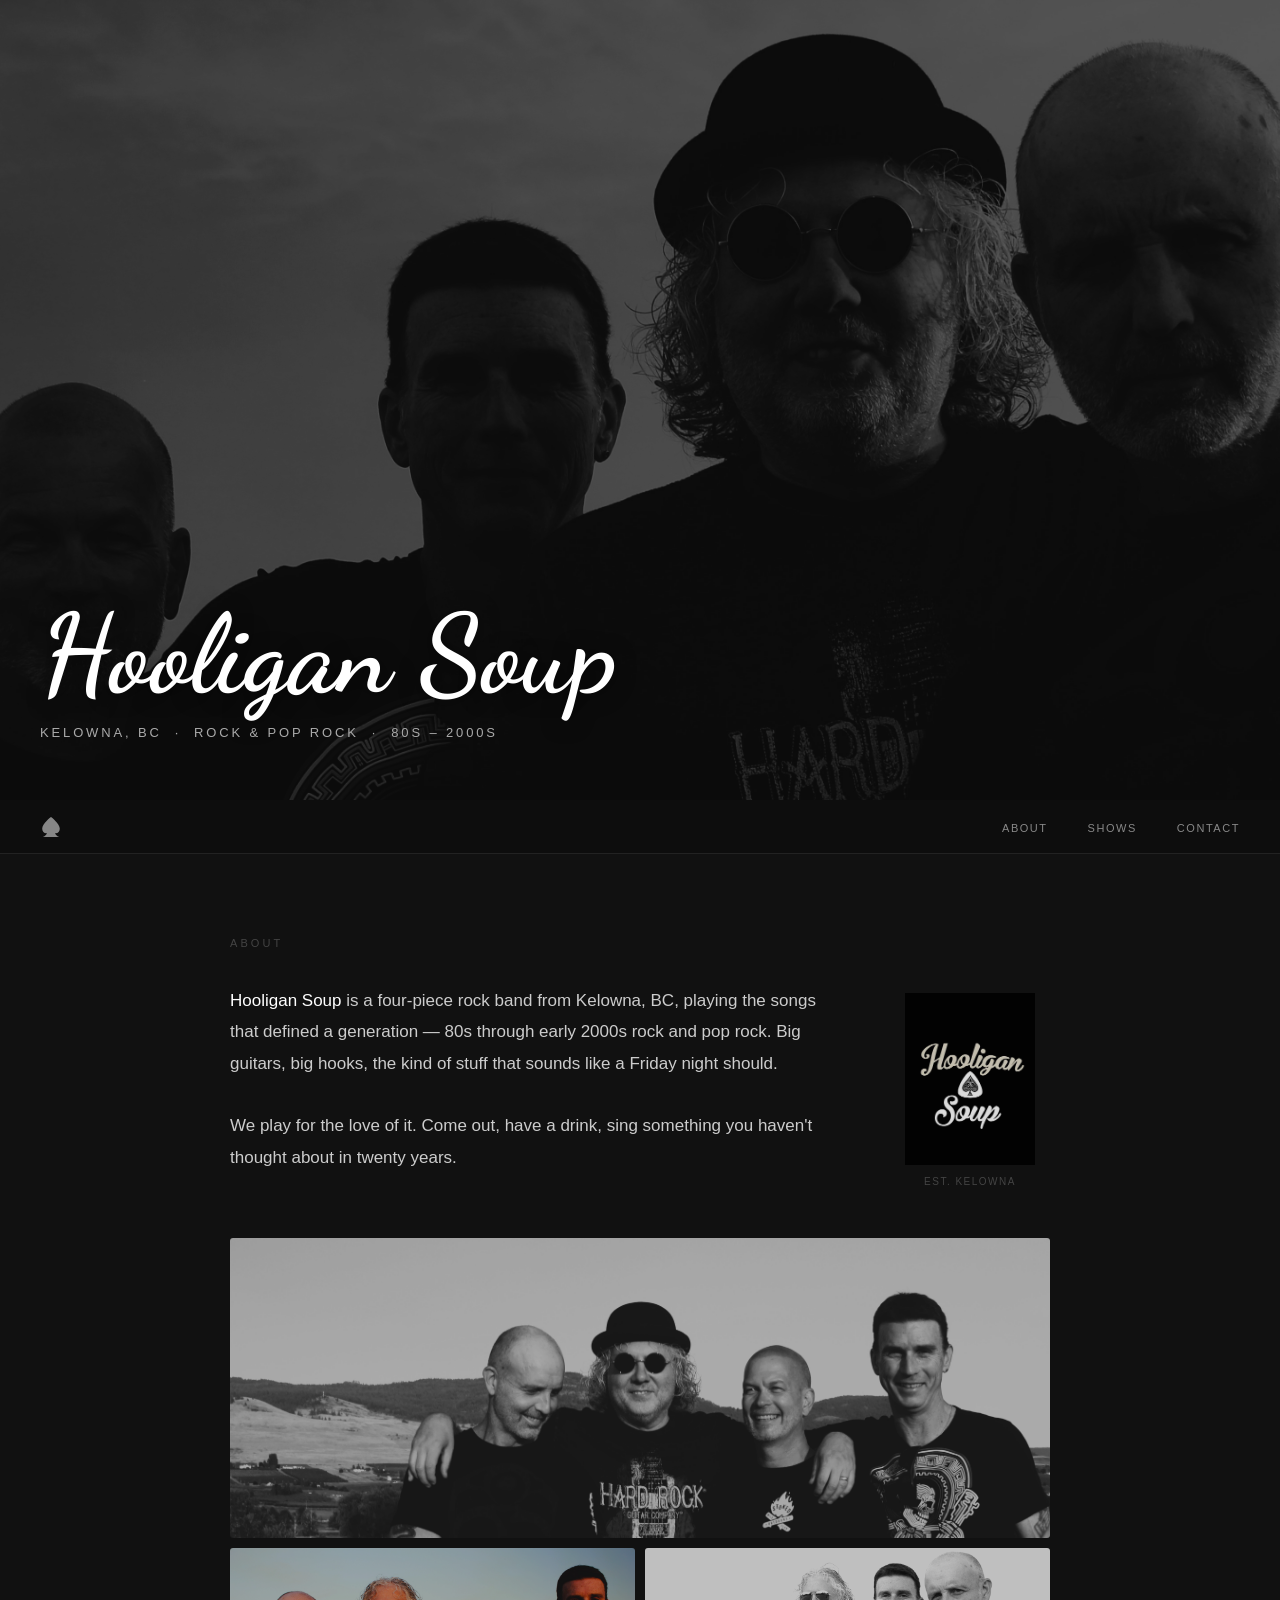
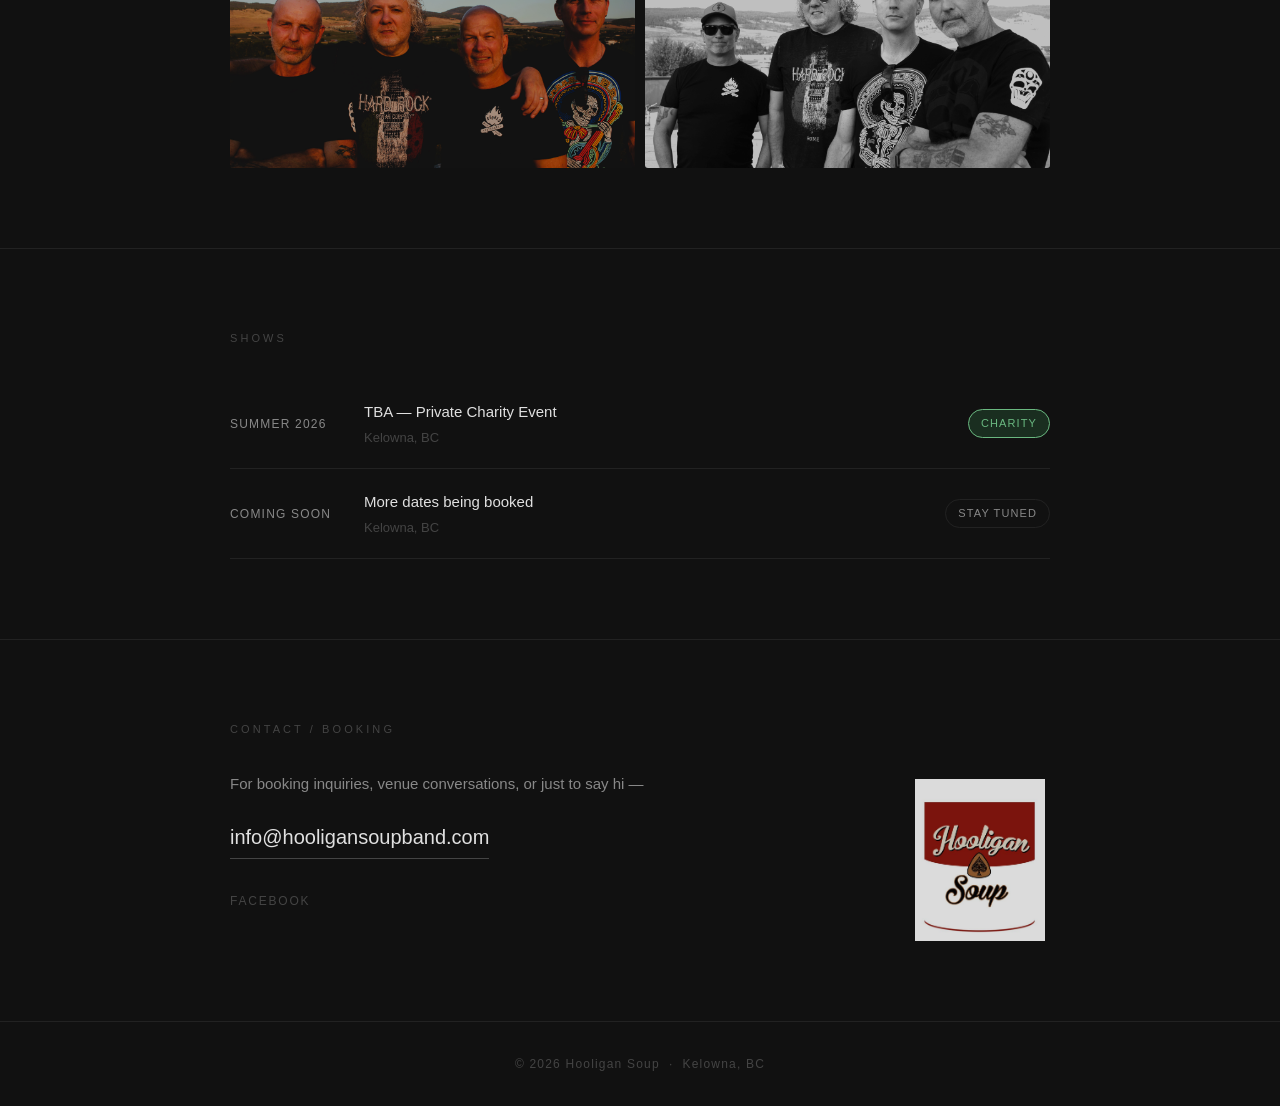
<file: index.html>
<!DOCTYPE html>
<html lang="en"><head>
<meta http-equiv="content-type" content="text/html; charset=UTF-8">
  <meta charset="UTF-8">
  <meta name="viewport" content="width=device-width, initial-scale=1.0">
  <title>Hooligan Soup — Kelowna, BC</title>
  <!-- Cloudflare Web Analytics -->
  <script type="module" src="https://static.cloudflareinsights.com/beacon.min.js" data-cf-beacon='{"token": "276e3360cf7344469454dda7e3cd562b"}'></script>
  <!-- End Cloudflare Web Analytics -->
  <meta name="description" content="Hooligan Soup — Rock and pop rock covers from the 80s through 2000s. Based in Kelowna, BC.">
  <link href="css2.css" rel="stylesheet">
  <style>
    *, *::before, *::after { margin: 0; padding: 0; box-sizing: border-box; }

    :root {
      --bg:        #111111;
      --bg-mid:    #161616;
      --bg-nav:    #0d0d0d;
      --border:    #222222;
      --text:      #e0e0e0;
      --muted:     #888888;
      --faint:     #444444;
      --accent:    #6ab880;
      --accent-bg: #1a2e20;
      --white:     #ffffff;
    }

    html { scroll-behavior: smooth; }

    body {
      background: var(--bg);
      color: var(--text);
      font-family: -apple-system, BlinkMacSystemFont, 'Segoe UI', Helvetica, Arial, sans-serif;
      font-size: 16px;
      line-height: 1.7;
    }

    /* ── HERO ── */
    .hero {
      position: relative;
      width: 100%;
      height: 100vh;
      min-height: 520px;
      max-height: 800px;
      overflow: hidden;
      display: flex;
      align-items: flex-end;
    }
    .hero img {
      position: absolute;
      inset: 0;
      width: 100%;
      height: 100%;
      object-fit: cover;
      object-position: center 20%;
      filter: brightness(0.38);
    }
    .hero-content {
      position: relative;
      z-index: 2;
      padding: 0 2.5rem 3.5rem;
    }
    .hero-title {
      font-family: 'Dancing Script', cursive;
      font-size: clamp(52px, 10vw, 110px);
      font-weight: 700;
      color: var(--white);
      line-height: 1;
      text-shadow: 0 2px 20px rgba(0,0,0,0.5);
    }
    .hero-sub {
      font-size: 13px;
      letter-spacing: 0.22em;
      color: #aaaaaa;
      margin-top: 12px;
      text-transform: uppercase;
    }

    /* ── NAV ── */
    nav {
      position: sticky;
      top: 0;
      z-index: 100;
      background: var(--bg-nav);
      border-bottom: 1px solid var(--border);
      display: flex;
      justify-content: space-between;
      align-items: center;
      padding: 0 2.5rem;
      height: 54px;
    }
    .nav-logo {
      display: flex;
      align-items: center;
      opacity: 0.5;
      transition: opacity 0.2s;
      text-decoration: none;
    }
    .nav-logo:hover { opacity: 0.9; }
    .nav-links {
      display: flex;
      gap: 2.5rem;
      list-style: none;
    }
    .nav-links a {
      font-size: 11px;
      letter-spacing: 0.14em;
      color: var(--muted);
      text-decoration: none;
      text-transform: uppercase;
      transition: color 0.2s;
    }
    .nav-links a:hover { color: var(--white); }

    /* ── SECTIONS ── */
    section {
      padding: 5rem 2.5rem;
      border-bottom: 1px solid var(--border);
    }
    .inner {
      max-width: 820px;
      margin: 0 auto;
    }
    .section-label {
      font-size: 11px;
      letter-spacing: 0.28em;
      color: var(--faint);
      text-transform: uppercase;
      margin-bottom: 2rem;
    }

    /* ── ABOUT ── */
    .about-text {
      font-size: 17px;
      line-height: 1.85;
      color: #cccccc;
      max-width: 640px;
    }
    .about-text strong { color: var(--white); font-weight: 500; }

    .photo-grid {
      display: grid;
      grid-template-columns: 1fr 1fr;
      gap: 10px;
      margin-top: 3rem;
    }
    .photo-grid img {
      width: 100%;
      height: 220px;
      object-fit: cover;
      object-position: center 15%;
      border-radius: 3px;
      filter: brightness(0.75);
      transition: filter 0.3s;
    }
    .photo-grid img:hover { filter: brightness(0.9); }
    .photo-grid img:first-child {
      grid-column: 1 / -1;
      height: 300px;
      object-position: center 66%;
    }

    .about-layout {
      display: grid;
      grid-template-columns: 1fr 160px;
      gap: 3rem;
      align-items: start;
    }
    .can-wrap {
      display: flex;
      flex-direction: column;
      align-items: center;
      gap: 8px;
      padding-top: 0.5rem;
    }
    .can-wrap img {
      width: 130px;
      height: auto;
      opacity: 0.85;
      transition: opacity 0.3s;
    }
    .can-wrap img:hover { opacity: 1; }
    .can-label {
      font-size: 10px;
      letter-spacing: 0.15em;
      color: var(--faint);
      text-transform: uppercase;
      text-align: center;
      display: block;
      width: 100%;
    }
    /* ── SHOWS ── */
    .show-item {
      display: grid;
      grid-template-columns: 110px 1fr auto;
      align-items: center;
      gap: 1.5rem;
      padding: 1.2rem 0;
      border-bottom: 1px solid var(--border);
    }
    .show-item:first-child { border-top: 1px solid var(--border); }
    .show-date {
      font-size: 12px;
      letter-spacing: 0.1em;
      color: var(--muted);
      text-transform: uppercase;
    }
    .show-venue {
      font-size: 15px;
      color: var(--text);
      font-weight: 500;
    }
    .show-location {
      font-size: 13px;
      color: var(--faint);
      margin-top: 3px;
    }
    .show-tag {
      font-size: 11px;
      letter-spacing: 0.1em;
      padding: 4px 12px;
      border-radius: 20px;
      text-transform: uppercase;
      white-space: nowrap;
      border: 1px solid var(--border);
      color: var(--muted);
    }
    .show-tag.charity {
      border-color: var(--accent);
      color: var(--accent);
      background: var(--accent-bg);
    }

    /* ── CONTACT ── */
    .contact-intro {
      font-size: 15px;
      color: var(--muted);
      margin-bottom: 1.5rem;
    }
    .contact-email {
      display: inline-block;
      font-size: 20px;
      color: var(--text);
      font-weight: 500;
      text-decoration: none;
      border-bottom: 1px solid var(--faint);
      padding-bottom: 4px;
      transition: color 0.2s, border-color 0.2s;
    }
    .contact-email:hover {
      color: var(--white);
      border-color: var(--muted);
    }
    .social-row {
      display: flex;
      gap: 2rem;
      margin-top: 2rem;
    }
    .social-row a {
      font-size: 12px;
      letter-spacing: 0.15em;
      color: var(--faint);
      text-decoration: none;
      text-transform: uppercase;
      transition: color 0.2s;
    }
    .social-row a:hover { color: var(--muted); }

    .contact-layout {
      display: grid;
      grid-template-columns: 1fr 140px;
      gap: 3rem;
      align-items: start;
    }

    /* ── FOOTER ── */
    footer {
      padding: 2rem 2.5rem;
      text-align: center;
      font-size: 12px;
      color: var(--faint);
      letter-spacing: 0.1em;
    }

    /* ── RESPONSIVE ── */

    /* Safari iOS vh fix */
    @supports (-webkit-touch-callout: none) {
      .hero { height: -webkit-fill-available; }
    }

    @media (max-width: 768px) {
      .hero {
        height: 42vw;
        min-height: 220px;
        max-height: 320px;
      }
      .hero img { object-position: center 35%; }
      .hero-title { font-size: clamp(38px, 10vw, 64px); }
      .hero-sub { font-size: 11px; letter-spacing: 0.14em; }
      .hero-content { padding: 0 1.25rem 2rem; }

      nav { padding: 0 1.25rem; height: 48px; }
      .nav-links { gap: 1.25rem; }
      .nav-links a { font-size: 10px; }

      section { padding: 3rem 1.25rem; }
      .inner { max-width: 100%; }

      .about-layout {
        grid-template-columns: 1fr;
        gap: 2rem;
      }
      .can-wrap {
        flex-direction: row;
        justify-content: flex-start;
        align-items: center;
        gap: 1rem;
      }
      .can-wrap img { width: 80px; }

      .about-text { font-size: 15px; }

      .photo-grid { grid-template-columns: 1fr; gap: 8px; }
      .photo-grid img { height: 200px; }
      .photo-grid img:first-child { height: 200px; }

      .show-item {
        grid-template-columns: 1fr;
        gap: 0.4rem;
        padding: 1rem 0;
      }
      .show-tag { align-self: flex-start; margin-top: 0.25rem; }

      .contact-layout { grid-template-columns: 1fr; gap: 2rem; }
      .contact-email { font-size: 15px; word-break: break-all; }
      footer { padding: 1.5rem 1.25rem; }
    }

    @media (max-width: 400px) {
      .hero-title { font-size: 34px; }
      .nav-links { gap: 0.9rem; }
      .contact-email { font-size: 13px; }
    }
  </style>
</head>
<body>

  <!-- HERO -->
  <div class="hero">
    <img src="images/gorilla.jpg" alt="Hooligan Soup">
    <div class="hero-content">
      <h1 class="hero-title">Hooligan Soup</h1>
      <p class="hero-sub">Kelowna, BC &nbsp;·&nbsp; Rock &amp; Pop Rock &nbsp;·&nbsp; 80s – 2000s</p>
    </div>
  </div>

  <!-- NAV -->
  <nav>
    <a class="nav-logo" href="#">
      <svg width="22" height="22" viewBox="0 0 100 100" fill="white" xmlns="http://www.w3.org/2000/svg">
        <path d="M50 5 C50 5 10 35 10 58 C10 72 20 80 32 78 C28 86 22 92 12 95 L88 95 C78 92 72 86 68 78 C80 80 90 72 90 58 C90 35 50 5 50 5Z"/>
      </svg>
    </a>
    <ul class="nav-links">
      <li><a href="#about">About</a></li>
      <li><a href="#shows">Shows</a></li>
      <li><a href="#contact">Contact</a></li>
    </ul>
  </nav>

  <!-- ABOUT -->
  <section id="about">
    <div class="inner">
      <div class="section-label">About</div>
      <div class="about-layout">
        <p class="about-text">
          <strong>Hooligan Soup</strong> is a four-piece rock band from Kelowna, BC, playing the songs
          that defined a generation — 80s through early 2000s rock and pop rock. Big guitars, big hooks,
          the kind of stuff that sounds like a Friday night should.
          <br><br>
          We play for the love of it. Come out, have a drink, sing something you haven't
          thought about in twenty years.
        </p>
        <div class="can-wrap">
          <img src="images/modpodge.jpg" alt="Hooligan Soup logo">
          <span class="can-label">Est. Kelowna</span>
        </div>
      </div>
      <div class="photo-grid">
        <img src="images/elmers.jpg" alt="Hooligan Soup">
        <img src="images/krazy.jpg" alt="Hooligan Soup golden hour">
        <img src="images/loctite.jpg" alt="Hooligan Soup rooftop">
      </div>
    </div>
  </section>

  <!-- SHOWS -->
  <section id="shows">
    <div class="inner">
      <div class="section-label">Shows</div>
      <div class="show-item">
        <div class="show-date">Summer 2026</div>
        <div>
          <div class="show-venue">TBA — Private Charity Event</div>
          <div class="show-location">Kelowna, BC</div>
        </div>
        <div class="show-tag charity">Charity</div>
      </div>
      <div class="show-item">
        <div class="show-date">Coming Soon</div>
        <div>
          <div class="show-venue">More dates being booked</div>
          <div class="show-location">Kelowna, BC</div>
        </div>
        <div class="show-tag">Stay tuned</div>
      </div>
    </div>
  </section>

  <!-- CONTACT -->
  <section id="contact">
    <div class="inner">
      <div class="section-label">Contact / Booking</div>
      <div class="contact-layout">
        <div>
          <p class="contact-intro">For booking inquiries, venue conversations, or just to say hi —</p>
          <a class="contact-email" href="mailto:info@hooligansoupband.com">info@hooligansoupband.com</a>
          <div class="social-row">
            <a href="https://www.facebook.com/hooligansoupband" target="_blank" rel="noopener">Facebook</a>
          </div>
        </div>
        <div class="can-wrap">
          <img src="images/superglue.jpg" alt="Hooligan Soup">
        </div>
      </div>
    </div>
  </section>

  <footer>
    © 2026 Hooligan Soup &nbsp;·&nbsp; Kelowna, BC
  </footer>



</body></html>
</file>
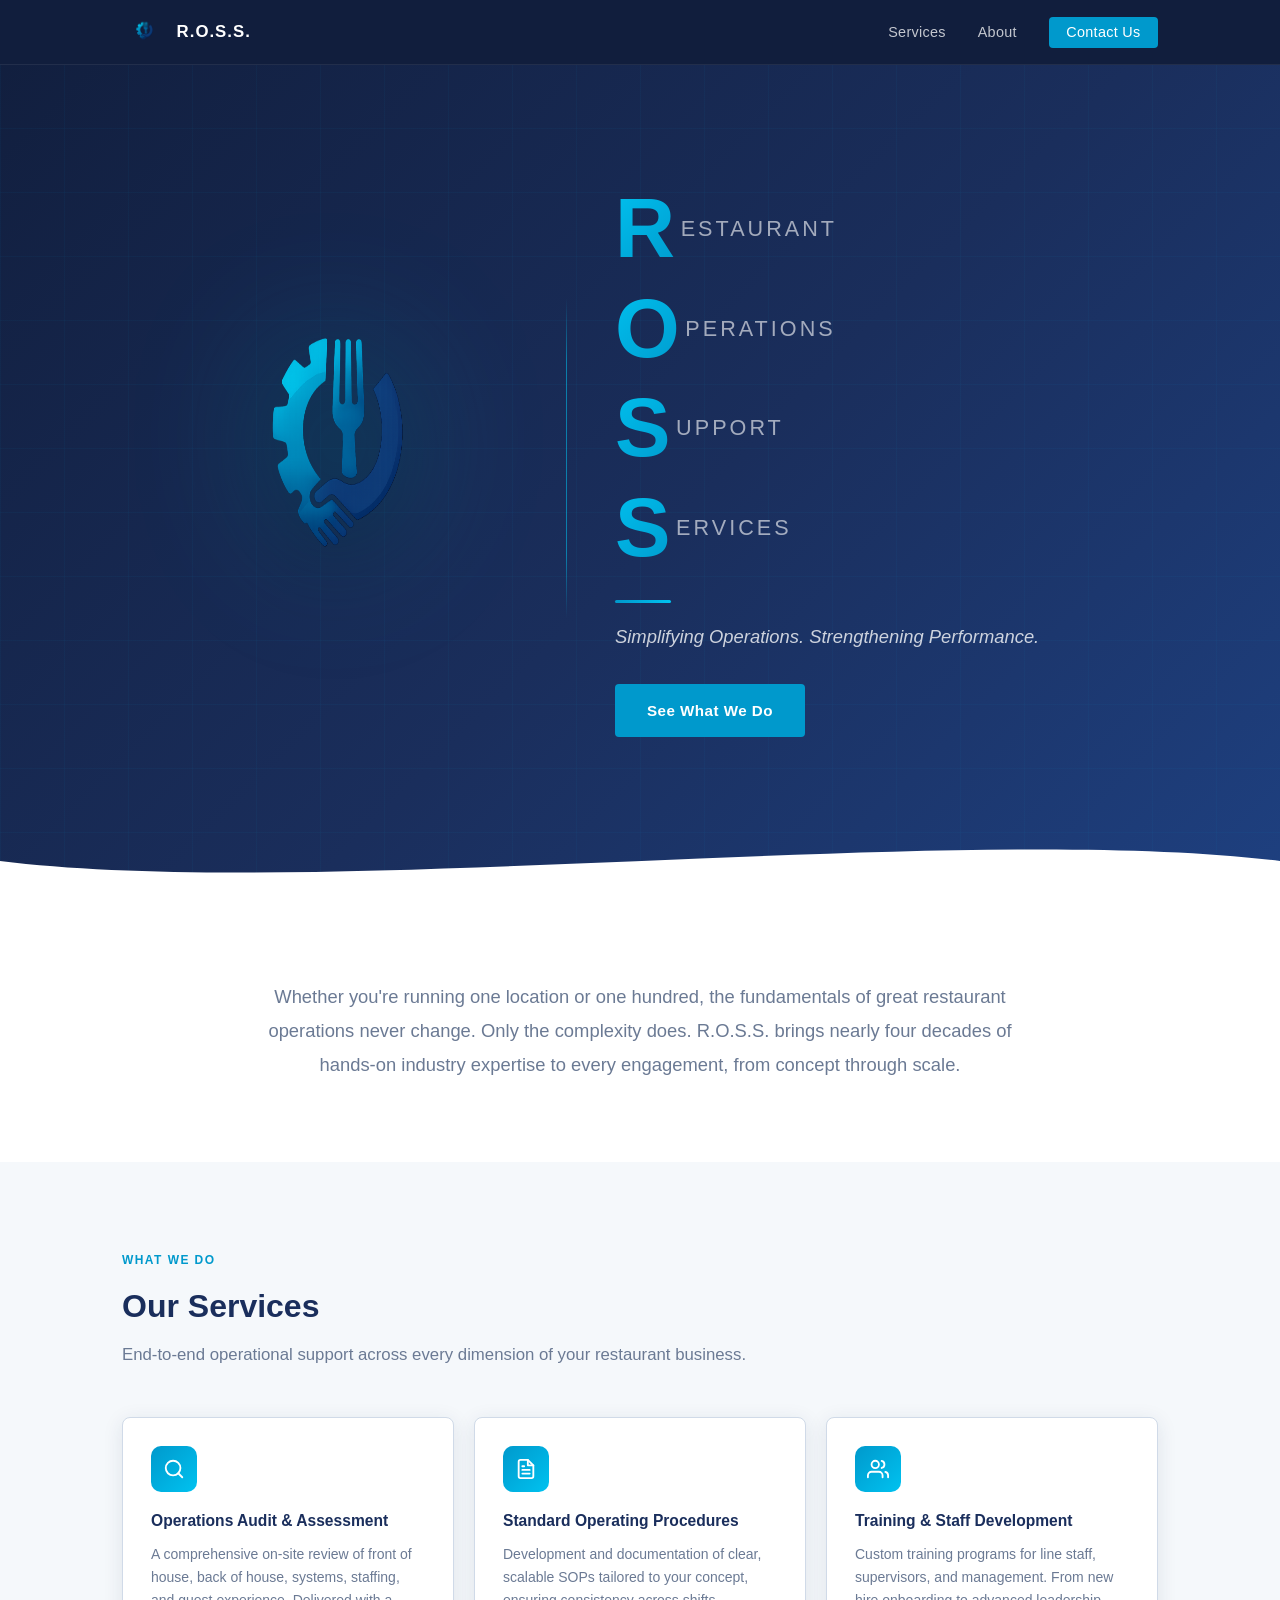
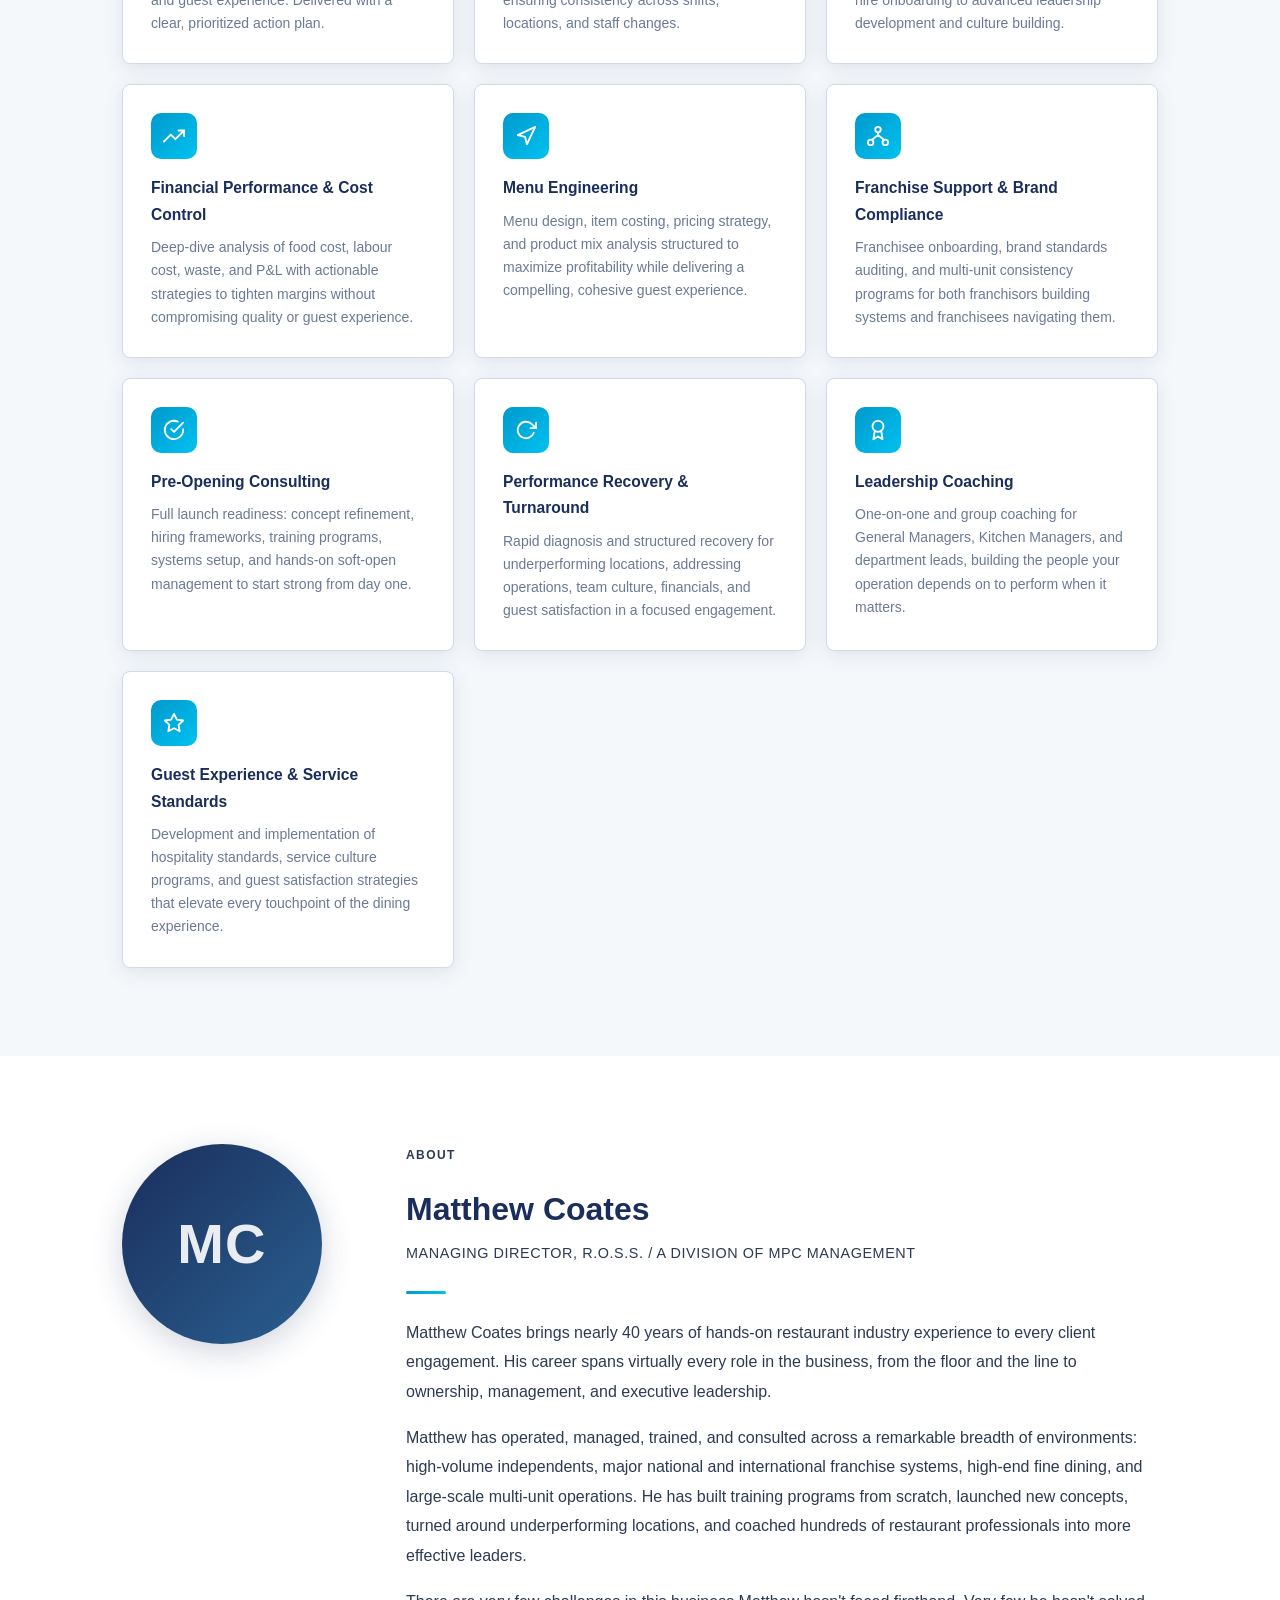
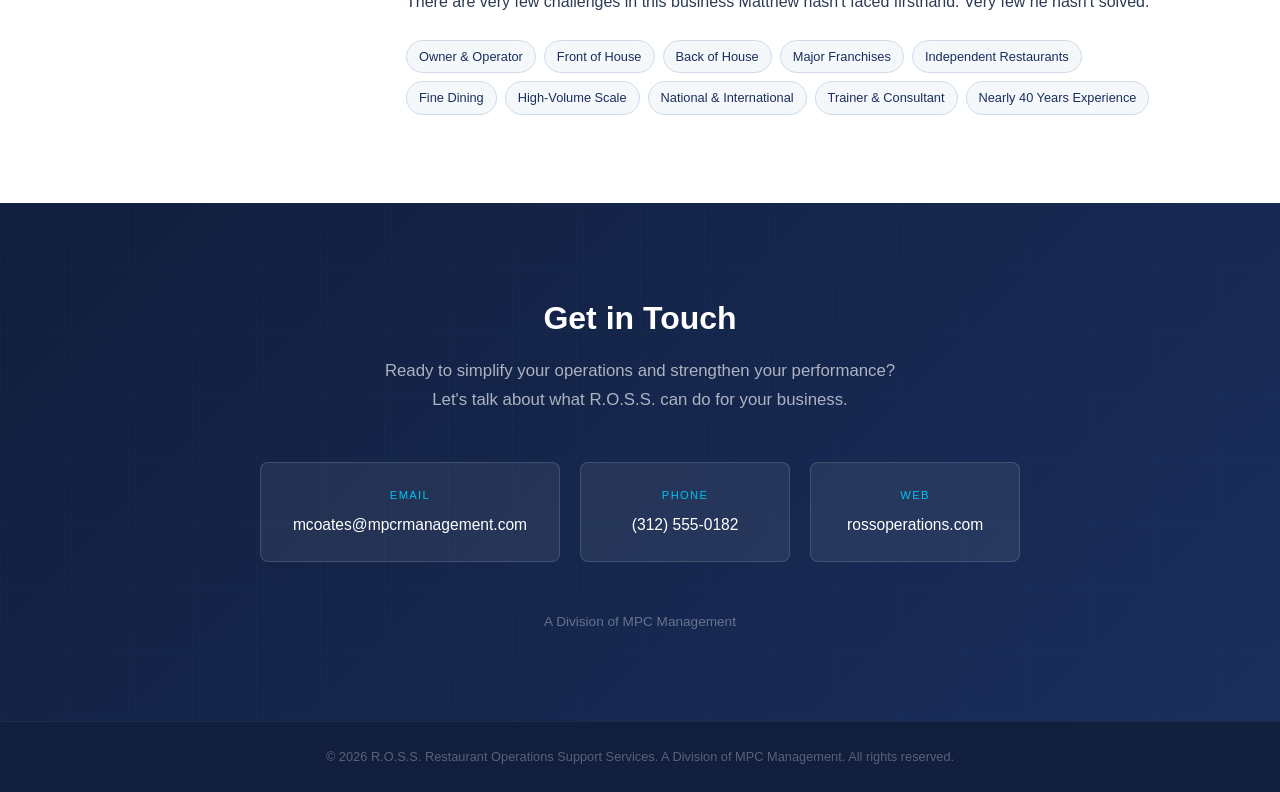
<file: ross/index.html>
<!DOCTYPE html>
<html lang="en">
<head>
  <meta charset="UTF-8">
  <meta name="viewport" content="width=device-width, initial-scale=1.0">
  <title>R.O.S.S. - Restaurant Operations Support Services</title>
  <meta name="description" content="Restaurant Operations Support Services. Expert consulting for restaurants of every scale. Simplifying Operations. Strengthening Performance.">
  <meta name="robots" content="noindex, nofollow">
  <link rel="stylesheet" href="ross.css">
</head>
<body>

  <!-- NAV -->
  <nav class="nav" id="nav">
    <div class="nav-inner">
      <a href="#top" class="nav-brand">
        <img src="images/logo-icon.png" alt="R.O.S.S." class="nav-icon">
        <span>R.O.S.S.</span>
      </a>
      <ul class="nav-links">
        <li><a href="#services">Services</a></li>
        <li><a href="#about">About</a></li>
        <li><a href="#contact" class="nav-cta">Contact Us</a></li>
      </ul>
    </div>
  </nav>

  <!-- HERO -->
  <section class="hero" id="top">
    <div class="hero-inner">
      <img src="images/logo-icon.png" alt="R.O.S.S." class="hero-logo-icon">
      <div class="hero-vdivider"></div>
      <div class="hero-wordmark">
        <div class="acronym-stack">
          <div class="acronym-line">
            <span class="acronym-letter">R</span><span class="acronym-word">estaurant</span>
          </div>
          <div class="acronym-line">
            <span class="acronym-letter">O</span><span class="acronym-word">perations</span>
          </div>
          <div class="acronym-line">
            <span class="acronym-letter">S</span><span class="acronym-word">upport</span>
          </div>
          <div class="acronym-line">
            <span class="acronym-letter">S</span><span class="acronym-word">ervices</span>
          </div>
        </div>
        <div class="hero-rule"></div>
        <p class="hero-tagline">Simplifying Operations. Strengthening Performance.</p>
        <a href="#services" class="hero-cta">See What We Do</a>
      </div>
    </div>
    <div class="hero-wave">
      <svg viewBox="0 0 1440 80" preserveAspectRatio="none" xmlns="http://www.w3.org/2000/svg">
        <path d="M0,40 C360,80 1080,0 1440,40 L1440,80 L0,80 Z" fill="#ffffff"/>
      </svg>
    </div>
  </section>

  <!-- INTRO -->
  <section class="intro">
    <div class="container">
      <p class="intro-text">Whether you're running one location or one hundred, the fundamentals of great restaurant operations never change. Only the complexity does. R.O.S.S. brings nearly four decades of hands-on industry expertise to every engagement, from concept through scale.</p>
    </div>
  </section>

  <!-- SERVICES -->
  <section class="services" id="services">
    <div class="container">
      <p class="section-label">What We Do</p>
      <h2 class="section-title">Our Services</h2>
      <p class="section-sub">End-to-end operational support across every dimension of your restaurant business.</p>
      <div class="services-grid">

        <div class="service-card">
          <div class="service-icon-wrap">
            <svg viewBox="0 0 24 24"><circle cx="11" cy="11" r="8"/><path d="M21 21l-4.35-4.35"/></svg>
          </div>
          <h3>Operations Audit &amp; Assessment</h3>
          <p>A comprehensive on-site review of front of house, back of house, systems, staffing, and guest experience. Delivered with a clear, prioritized action plan.</p>
        </div>

        <div class="service-card">
          <div class="service-icon-wrap">
            <svg viewBox="0 0 24 24"><path d="M14 2H6a2 2 0 0 0-2 2v16a2 2 0 0 0 2 2h12a2 2 0 0 0 2-2V8z"/><path d="M14 2v6h6M16 13H8M16 17H8M10 9H8"/></svg>
          </div>
          <h3>Standard Operating Procedures</h3>
          <p>Development and documentation of clear, scalable SOPs tailored to your concept, ensuring consistency across shifts, locations, and staff changes.</p>
        </div>

        <div class="service-card">
          <div class="service-icon-wrap">
            <svg viewBox="0 0 24 24"><path d="M17 21v-2a4 4 0 0 0-4-4H5a4 4 0 0 0-4 4v2"/><circle cx="9" cy="7" r="4"/><path d="M23 21v-2a4 4 0 0 0-3-3.87M16 3.13a4 4 0 0 1 0 7.75"/></svg>
          </div>
          <h3>Training &amp; Staff Development</h3>
          <p>Custom training programs for line staff, supervisors, and management. From new hire onboarding to advanced leadership development and culture building.</p>
        </div>

        <div class="service-card">
          <div class="service-icon-wrap">
            <svg viewBox="0 0 24 24"><polyline points="23 6 13.5 15.5 8.5 10.5 1 18"/><polyline points="17 6 23 6 23 12"/></svg>
          </div>
          <h3>Financial Performance &amp; Cost Control</h3>
          <p>Deep-dive analysis of food cost, labour cost, waste, and P&amp;L with actionable strategies to tighten margins without compromising quality or guest experience.</p>
        </div>

        <div class="service-card">
          <div class="service-icon-wrap">
            <svg viewBox="0 0 24 24"><path d="M3 11l19-9-9 19-2-8-8-2z"/></svg>
          </div>
          <h3>Menu Engineering</h3>
          <p>Menu design, item costing, pricing strategy, and product mix analysis structured to maximize profitability while delivering a compelling, cohesive guest experience.</p>
        </div>

        <div class="service-card">
          <div class="service-icon-wrap">
            <svg viewBox="0 0 24 24"><circle cx="12" cy="5" r="3"/><circle cx="4" cy="19" r="3"/><circle cx="20" cy="19" r="3"/><path d="M12 8v3M12 11l-6.5 5M12 11l6.5 5"/></svg>
          </div>
          <h3>Franchise Support &amp; Brand Compliance</h3>
          <p>Franchisee onboarding, brand standards auditing, and multi-unit consistency programs for both franchisors building systems and franchisees navigating them.</p>
        </div>

        <div class="service-card">
          <div class="service-icon-wrap">
            <svg viewBox="0 0 24 24"><path d="M22 11.08V12a10 10 0 1 1-5.93-9.14"/><polyline points="22 4 12 14.01 9 11.01"/></svg>
          </div>
          <h3>Pre-Opening Consulting</h3>
          <p>Full launch readiness: concept refinement, hiring frameworks, training programs, systems setup, and hands-on soft-open management to start strong from day one.</p>
        </div>

        <div class="service-card">
          <div class="service-icon-wrap">
            <svg viewBox="0 0 24 24"><polyline points="23 4 23 10 17 10"/><path d="M20.49 15a9 9 0 1 1-2.12-9.36L23 10"/></svg>
          </div>
          <h3>Performance Recovery &amp; Turnaround</h3>
          <p>Rapid diagnosis and structured recovery for underperforming locations, addressing operations, team culture, financials, and guest satisfaction in a focused engagement.</p>
        </div>

        <div class="service-card">
          <div class="service-icon-wrap">
            <svg viewBox="0 0 24 24"><circle cx="12" cy="8" r="6"/><path d="M15.477 12.89L17 22l-5-3-5 3 1.523-9.11"/></svg>
          </div>
          <h3>Leadership Coaching</h3>
          <p>One-on-one and group coaching for General Managers, Kitchen Managers, and department leads, building the people your operation depends on to perform when it matters.</p>
        </div>

        <div class="service-card">
          <div class="service-icon-wrap">
            <svg viewBox="0 0 24 24"><polygon points="12 2 15.09 8.26 22 9.27 17 14.14 18.18 21.02 12 17.77 5.82 21.02 7 14.14 2 9.27 8.91 8.26 12 2"/></svg>
          </div>
          <h3>Guest Experience &amp; Service Standards</h3>
          <p>Development and implementation of hospitality standards, service culture programs, and guest satisfaction strategies that elevate every touchpoint of the dining experience.</p>
        </div>

      </div>
    </div>
  </section>

  <!-- ABOUT -->
  <section class="about" id="about">
    <div class="container">
      <div class="about-inner">
        <div>
          <div class="about-avatar">MC</div>
        </div>
        <div class="about-text">
          <p class="section-label">About</p>
          <h2>Matthew Coates</h2>
          <p class="about-role">Managing Director, R.O.S.S. / A Division of MPC Management</p>
          <div class="about-divider"></div>
          <p>Matthew Coates brings nearly 40 years of hands-on restaurant industry experience to every client engagement. His career spans virtually every role in the business, from the floor and the line to ownership, management, and executive leadership.</p>
          <p>Matthew has operated, managed, trained, and consulted across a remarkable breadth of environments: high-volume independents, major national and international franchise systems, high-end fine dining, and large-scale multi-unit operations. He has built training programs from scratch, launched new concepts, turned around underperforming locations, and coached hundreds of restaurant professionals into more effective leaders.</p>
          <p>There are very few challenges in this business Matthew hasn't faced firsthand. Very few he hasn't solved.</p>
          <div class="about-highlights">
            <span class="highlight-tag">Owner &amp; Operator</span>
            <span class="highlight-tag">Front of House</span>
            <span class="highlight-tag">Back of House</span>
            <span class="highlight-tag">Major Franchises</span>
            <span class="highlight-tag">Independent Restaurants</span>
            <span class="highlight-tag">Fine Dining</span>
            <span class="highlight-tag">High-Volume Scale</span>
            <span class="highlight-tag">National &amp; International</span>
            <span class="highlight-tag">Trainer &amp; Consultant</span>
            <span class="highlight-tag">Nearly 40 Years Experience</span>
          </div>
        </div>
      </div>
    </div>
  </section>

  <!-- CONTACT -->
  <section class="contact" id="contact">
    <div class="container">
      <h2>Get in Touch</h2>
      <p class="contact-intro">Ready to simplify your operations and strengthen your performance? Let's talk about what R.O.S.S. can do for your business.</p>
      <div class="contact-cards">
        <div class="contact-card">
          <div class="contact-card-label">Email</div>
          <a href="mailto:mcoates@mpcrmanagement.com">mcoates@mpcrmanagement.com</a>
        </div>
        <div class="contact-card">
          <div class="contact-card-label">Phone</div>
          <a href="tel:+13125550182">(312) 555-0182</a>
        </div>
        <div class="contact-card">
          <div class="contact-card-label">Web</div>
          <a href="https://www.rossoperations.com">rossoperations.com</a>
        </div>
      </div>
      <p class="contact-division">A Division of MPC Management</p>
    </div>
  </section>

  <footer class="footer">
    <div class="container">
      <p>&copy; 2026 R.O.S.S. Restaurant Operations Support Services. A Division of MPC Management. All rights reserved.</p>
    </div>
  </footer>

  <script>
    const nav = document.getElementById('nav');
    window.addEventListener('scroll', () => {
      nav.classList.toggle('scrolled', window.scrollY > 40);
    });
  </script>

</body>
</html>
</file>
<file: css2.css>
/* vietnamese */
@font-face {
  font-family: 'Dancing Script';
  font-style: normal;
  font-weight: 700;
  font-display: swap;
  src: url(fonts/If2cXTr6YS-zF4S-kcSWSVi_sxjsohD9F50Ruu7B1i03Rep8ltA.woff2) format('woff2');
  unicode-range: U+0102-0103, U+0110-0111, U+0128-0129, U+0168-0169, U+01A0-01A1, U+01AF-01B0, U+0300-0301, U+0303-0304, U+0308-0309, U+0323, U+0329, U+1EA0-1EF9, U+20AB;
}
/* latin-ext */
@font-face {
  font-family: 'Dancing Script';
  font-style: normal;
  font-weight: 700;
  font-display: swap;
  src: url(fonts/If2cXTr6YS-zF4S-kcSWSVi_sxjsohD9F50Ruu7B1i03ROp8ltA.woff2) format('woff2');
  unicode-range: U+0100-02BA, U+02BD-02C5, U+02C7-02CC, U+02CE-02D7, U+02DD-02FF, U+0304, U+0308, U+0329, U+1D00-1DBF, U+1E00-1E9F, U+1EF2-1EFF, U+2020, U+20A0-20AB, U+20AD-20C0, U+2113, U+2C60-2C7F, U+A720-A7FF;
}
/* latin */
@font-face {
  font-family: 'Dancing Script';
  font-style: normal;
  font-weight: 700;
  font-display: swap;
  src: url(fonts/If2cXTr6YS-zF4S-kcSWSVi_sxjsohD9F50Ruu7B1i03Sup8.woff2) format('woff2');
  unicode-range: U+0000-00FF, U+0131, U+0152-0153, U+02BB-02BC, U+02C6, U+02DA, U+02DC, U+0304, U+0308, U+0329, U+2000-206F, U+20AC, U+2122, U+2191, U+2193, U+2212, U+2215, U+FEFF, U+FFFD;
}
</file>
<file: ross/ross.css>
*, *::before, *::after { margin: 0; padding: 0; box-sizing: border-box; }

:root {
  --navy:       #1a2e5c;
  --navy-dark:  #111e3d;
  --teal:       #0099cc;
  --teal-light: #00c2f0;
  --white:      #ffffff;
  --offwhite:   #f5f8fb;
  --gray:       #e8edf4;
  --text:       #2c3a52;
  --muted:      #6b7a94;
  --border:     #d0dae8;
  --radius:     8px;
  --shadow:     0 4px 20px rgba(26, 46, 92, 0.10);
}

html { scroll-behavior: smooth; }

body {
  font-family: -apple-system, BlinkMacSystemFont, 'Segoe UI', Helvetica, Arial, sans-serif;
  font-size: 16px;
  line-height: 1.7;
  color: var(--text);
  background: var(--white);
}

/* ── NAV ── */
.nav {
  position: fixed;
  top: 0; left: 0; right: 0;
  z-index: 100;
  background: var(--navy-dark);
  border-bottom: 1px solid rgba(255,255,255,0.07);
  transition: box-shadow 0.3s;
}

.nav.scrolled { box-shadow: 0 2px 20px rgba(0,0,0,0.45); }

.nav-inner {
  max-width: 1100px;
  margin: 0 auto;
  padding: 0 2rem;
  height: 64px;
  display: flex;
  align-items: center;
  justify-content: space-between;
}

.nav-brand {
  display: flex;
  align-items: center;
  gap: 0.6rem;
  text-decoration: none;
  color: var(--white);
  font-weight: 700;
  font-size: 1.05rem;
  letter-spacing: 0.06em;
}

.nav-icon { height: 30px; width: auto; }

.nav-links {
  display: flex;
  list-style: none;
  gap: 2rem;
  align-items: center;
}

.nav-links a {
  color: rgba(255,255,255,0.75);
  text-decoration: none;
  font-size: 0.9rem;
  font-weight: 500;
  letter-spacing: 0.02em;
  transition: color 0.2s;
}

.nav-links a:hover { color: var(--white); }

.nav-cta {
  background: var(--teal) !important;
  color: var(--white) !important;
  padding: 0.45rem 1.1rem;
  border-radius: 4px;
  transition: background 0.2s !important;
}

.nav-cta:hover { background: var(--teal-light) !important; }

/* ── HERO ── */
.hero {
  position: relative;
  min-height: 100vh;
  background: linear-gradient(135deg, var(--navy-dark) 0%, var(--navy) 55%, #1e4080 100%);
  display: flex;
  align-items: center;
  justify-content: center;
  overflow: hidden;
  padding-top: 64px;
}

.hero::before {
  content: '';
  position: absolute;
  inset: 0;
  background-image:
    linear-gradient(rgba(0,153,204,0.05) 1px, transparent 1px),
    linear-gradient(90deg, rgba(0,153,204,0.05) 1px, transparent 1px);
  background-size: 64px 64px;
}

.hero-inner {
  position: relative;
  z-index: 2;
  display: flex;
  align-items: center;
  gap: 3rem;
  padding: 2rem 3rem 5rem;
  max-width: 1060px;
  width: 100%;
}

.hero-logo-icon {
  width: 360px;
  height: 360px;
  flex-shrink: 0;
  filter:
    drop-shadow(0 0 70px rgba(0,194,240,0.4))
    drop-shadow(0 20px 40px rgba(0,0,0,0.35));
}

.hero-vdivider {
  width: 1px;
  height: 320px;
  flex-shrink: 0;
  background: linear-gradient(
    to bottom,
    transparent,
    rgba(0,194,240,0.55) 20%,
    rgba(0,194,240,0.55) 80%,
    transparent
  );
}

.acronym-stack {
  display: flex;
  flex-direction: column;
  margin-bottom: 0.5rem;
}

.acronym-line {
  display: flex;
  align-items: center;
  line-height: 1;
}

.acronym-letter {
  font-size: clamp(4rem, 6.5vw, 5.8rem);
  font-weight: 900;
  background: linear-gradient(135deg, #00c2f0 0%, #0099cc 100%);
  -webkit-background-clip: text;
  background-clip: text;
  color: transparent;
  flex-shrink: 0;
  min-width: 1.05ch;
  line-height: 1.2;
}

.acronym-word {
  font-size: clamp(0.95rem, 1.7vw, 1.35rem);
  font-weight: 300;
  color: rgba(255,255,255,0.6);
  letter-spacing: 0.14em;
  text-transform: uppercase;
  padding-left: 0.35rem;
}

.hero-rule {
  width: 56px;
  height: 3px;
  background: linear-gradient(90deg, var(--teal), var(--teal-light));
  border-radius: 2px;
  margin: 1.4rem 0 1.1rem;
}

.hero-tagline {
  font-size: 1.15rem;
  color: rgba(255,255,255,0.78);
  font-style: italic;
  font-weight: 300;
  margin-bottom: 2rem;
}

.hero-cta {
  display: inline-block;
  background: var(--teal);
  color: var(--white);
  text-decoration: none;
  padding: 0.85rem 2rem;
  border-radius: 4px;
  font-weight: 600;
  font-size: 0.95rem;
  letter-spacing: 0.03em;
  transition: background 0.2s, transform 0.15s;
}

.hero-cta:hover {
  background: var(--teal-light);
  transform: translateY(-2px);
}

.hero-wave {
  position: absolute;
  bottom: -1px; left: 0; right: 0;
  line-height: 0;
  z-index: 3;
}

.hero-wave svg { width: 100%; height: 80px; display: block; }

/* ── INTRO ── */
.intro {
  background: var(--white);
  padding: 5rem 2rem;
  text-align: center;
}

.intro-text {
  max-width: 780px;
  margin: 0 auto;
  font-size: 1.15rem;
  color: var(--muted);
  line-height: 1.85;
}

/* ── CONTAINER ── */
.container {
  max-width: 1100px;
  margin: 0 auto;
  padding: 0 2rem;
}

/* ── SECTION LABELS ── */
.section-label {
  font-size: 0.75rem;
  font-weight: 600;
  text-transform: uppercase;
  letter-spacing: 0.12em;
  color: var(--teal);
  margin-bottom: 0.5rem;
}

.section-title {
  font-size: 2rem;
  font-weight: 700;
  color: var(--navy);
  margin-bottom: 0.5rem;
}

.section-sub {
  color: var(--muted);
  font-size: 1.05rem;
  margin-bottom: 3rem;
  max-width: 640px;
}

/* ── SERVICES ── */
.services {
  background: var(--offwhite);
  padding: 5.5rem 2rem;
}

.services-grid {
  display: grid;
  grid-template-columns: repeat(3, 1fr);
  gap: 1.25rem;
}

.service-card {
  background: var(--white);
  border: 1px solid var(--border);
  border-radius: var(--radius);
  padding: 1.75rem;
  box-shadow: var(--shadow);
  transition: transform 0.2s, box-shadow 0.2s;
}

.service-card:hover {
  transform: translateY(-4px);
  box-shadow: 0 10px 32px rgba(26, 46, 92, 0.14);
}

.service-icon-wrap {
  width: 46px;
  height: 46px;
  background: linear-gradient(135deg, var(--teal), var(--teal-light));
  border-radius: 10px;
  display: flex;
  align-items: center;
  justify-content: center;
  margin-bottom: 1rem;
}

.service-icon-wrap svg {
  width: 22px;
  height: 22px;
  stroke: var(--white);
  fill: none;
  stroke-width: 2;
  stroke-linecap: round;
  stroke-linejoin: round;
}

.service-card h3 {
  font-size: 0.975rem;
  font-weight: 600;
  color: var(--navy);
  margin-bottom: 0.5rem;
}

.service-card p {
  font-size: 0.875rem;
  color: var(--muted);
  line-height: 1.65;
}

/* ── ABOUT ── */
.about {
  background: var(--white);
  padding: 5.5rem 2rem;
}

.about-inner {
  display: grid;
  grid-template-columns: 220px 1fr;
  gap: 4rem;
  align-items: start;
}

.about-avatar {
  width: 200px;
  height: 200px;
  border-radius: 50%;
  background: linear-gradient(135deg, var(--navy), #2a6090);
  display: flex;
  align-items: center;
  justify-content: center;
  font-size: 3.5rem;
  font-weight: 700;
  color: rgba(255,255,255,0.9);
  letter-spacing: 0.02em;
  flex-shrink: 0;
  box-shadow: 0 8px 32px rgba(26,46,92,0.2);
}

.about-text h2 {
  font-size: 2rem;
  font-weight: 700;
  color: var(--navy);
  margin-bottom: 0.25rem;
}

.about-role {
  color: var(--teal);
  font-weight: 500;
  font-size: 0.9rem;
  margin-bottom: 1.5rem;
  text-transform: uppercase;
  letter-spacing: 0.04em;
}

.about-divider {
  width: 40px;
  height: 3px;
  background: linear-gradient(90deg, var(--teal), var(--teal-light));
  border-radius: 2px;
  margin: 1.5rem 0;
}

.about-text p {
  color: var(--text);
  line-height: 1.85;
  margin-bottom: 1rem;
}

.about-highlights {
  display: flex;
  flex-wrap: wrap;
  gap: 0.5rem;
  margin-top: 1.5rem;
}

.highlight-tag {
  background: var(--offwhite);
  border: 1px solid var(--border);
  color: var(--navy);
  font-size: 0.8rem;
  font-weight: 500;
  padding: 0.3rem 0.75rem;
  border-radius: 20px;
}

/* ── CONTACT ── */
.contact {
  background: linear-gradient(135deg, var(--navy-dark) 0%, var(--navy) 100%);
  padding: 5.5rem 2rem;
  text-align: center;
  color: var(--white);
  position: relative;
  overflow: hidden;
}

.contact::before {
  content: '';
  position: absolute;
  inset: 0;
  background-image:
    linear-gradient(rgba(0,153,204,0.04) 1px, transparent 1px),
    linear-gradient(90deg, rgba(0,153,204,0.04) 1px, transparent 1px);
  background-size: 64px 64px;
}

.contact .container { position: relative; z-index: 2; }

.contact h2 {
  font-size: 2rem;
  font-weight: 700;
  margin-bottom: 0.75rem;
}

.contact-intro {
  color: rgba(255,255,255,0.65);
  font-size: 1.05rem;
  margin-bottom: 3rem;
  max-width: 520px;
  margin-left: auto;
  margin-right: auto;
}

.contact-cards {
  display: flex;
  justify-content: center;
  gap: 1.25rem;
  flex-wrap: wrap;
  margin-bottom: 3rem;
}

.contact-card {
  background: rgba(255,255,255,0.07);
  border: 1px solid rgba(255,255,255,0.14);
  border-radius: var(--radius);
  padding: 1.4rem 2rem;
  min-width: 210px;
  transition: background 0.2s;
}

.contact-card:hover { background: rgba(255,255,255,0.11); }

.contact-card-label {
  font-size: 0.7rem;
  text-transform: uppercase;
  letter-spacing: 0.12em;
  color: var(--teal-light);
  margin-bottom: 0.4rem;
}

.contact-card a {
  color: var(--white);
  text-decoration: none;
  font-size: 0.975rem;
  font-weight: 500;
  transition: color 0.2s;
}

.contact-card a:hover { color: var(--teal-light); }

.contact-division {
  color: rgba(255,255,255,0.35);
  font-size: 0.85rem;
}

/* ── FOOTER ── */
.footer {
  background: var(--navy-dark);
  color: rgba(255,255,255,0.3);
  text-align: center;
  padding: 1.5rem 2rem;
  font-size: 0.8rem;
  border-top: 1px solid rgba(255,255,255,0.06);
}

/* ── RESPONSIVE ── */
@media (max-width: 900px) {
  .services-grid { grid-template-columns: repeat(2, 1fr); }

  .hero-inner {
    flex-direction: column;
    text-align: center;
    gap: 2rem;
    padding: 2rem 2rem 7rem;
  }

  .hero-vdivider { display: none; }
  .hero-logo-icon { width: 240px; height: 240px; }
  .acronym-line { justify-content: center; }
  .hero-rule { margin: 1.2rem auto 1rem; }

  .about-inner { grid-template-columns: 1fr; gap: 2.5rem; }
  .about-avatar { margin: 0 auto; }
  .about-text { text-align: center; }
  .about-divider { margin: 1.5rem auto; }
  .about-highlights { justify-content: center; }
}

@media (max-width: 600px) {
  .services-grid { grid-template-columns: 1fr; }
  .nav-links li:not(:last-child) { display: none; }
  .hero-logo-icon { width: 180px; height: 180px; }
  .section-title { font-size: 1.65rem; }
}
</file>
